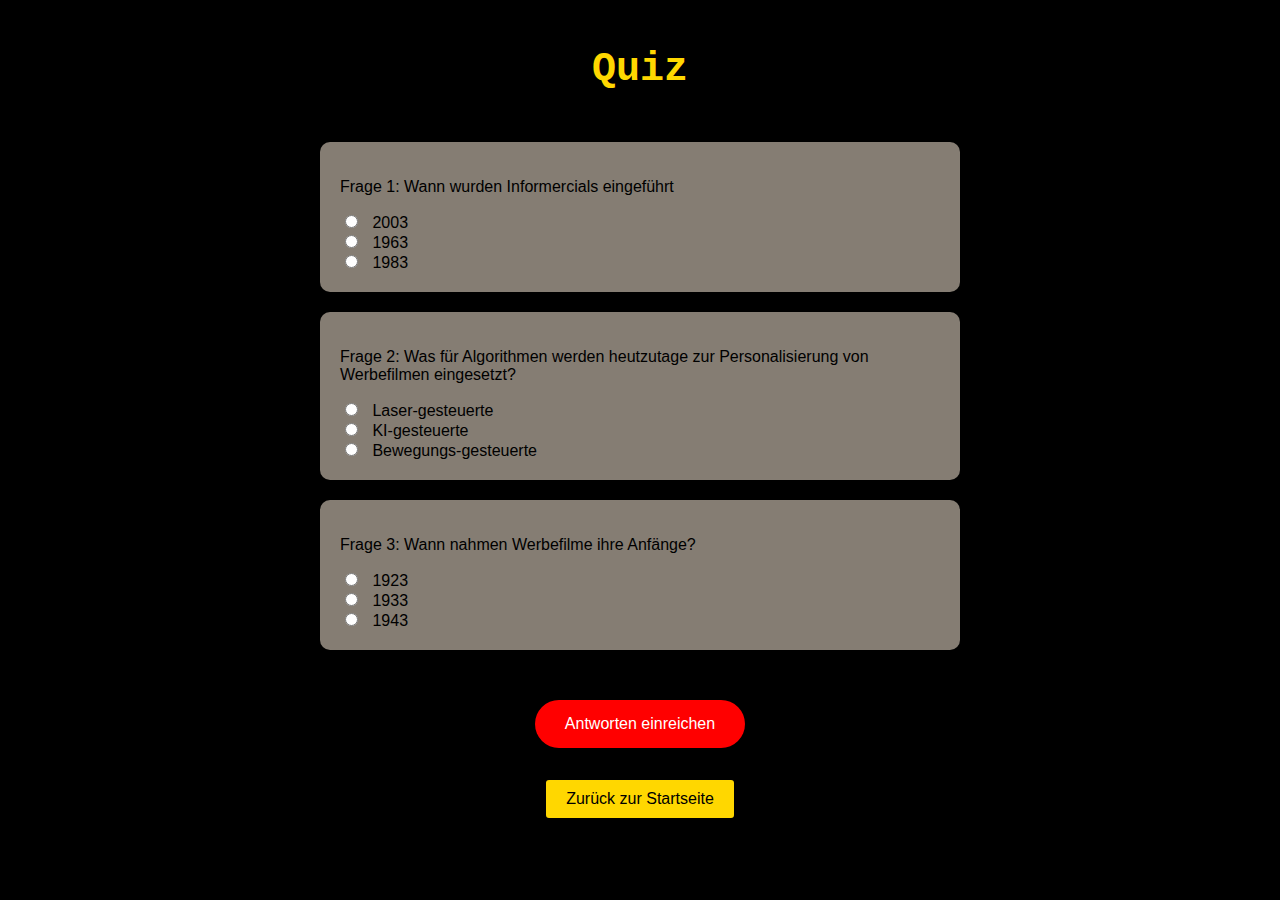
<file: quiz.html>
<!DOCTYPE html>
<html>
<head>
    <meta charset="UTF-8">
    <title>Quiz</title>
    <link rel="stylesheet" type="text/css" href="quiz.css"> 
</head>
<body>
    <h1>Quiz</h1>
    <form id="quizForm">
        <div class="quiz-frage">
            <p>Frage 1: Wann wurden Informercials eingeführt</p>
            <input type="radio" name="frage1" value="falsch"> 2003<br>
            <input type="radio" name="frage1" value="falsch"> 1963<br>
            <input type="radio" name="frage1" value="richtig"> 1983
        </div>
        <div class="quiz-frage">
            <p>Frage 2: Was für Algorithmen werden heutzutage zur Personalisierung von Werbefilmen eingesetzt?</p>
            <input type="radio" name="frage2" value="falsch"> Laser-gesteuerte<br>
            <input type="radio" name="frage2" value="richtig"> KI-gesteuerte<br>
            <input type="radio" name="frage2" value="falsch"> Bewegungs-gesteuerte
        </div>
        <div class="quiz-frage">
            <p>Frage 3: Wann nahmen Werbefilme ihre Anfänge?</p>
            <input type="radio" name="frage3" value="falsch"> 1923<br>
            <input type="radio" name="frage3" value="falsch"> 1933<br>
            <input type="radio" name="frage3" value="richtig"> 1943
        </div>
        <input type="button" value="Antworten einreichen" onclick="auswertenQuiz()">
    </form>
    <div id="quizErgebnis"></div>
    <button onclick="window.location.href='index.html'" class="zurueck-button">Zurück zur Startseite</button>

    
    <script>
        function auswertenQuiz() {
            let korrekteAntworten = 0;

            if (document.querySelector('input[name="frage1"]:checked')?.value === "richtig") {
                korrekteAntworten++;
            }
            if (document.querySelector('input[name="frage2"]:checked')?.value === "richtig") {
                korrekteAntworten++;
            }
            if (document.querySelector('input[name="frage3"]:checked')?.value === "richtig") {
                korrekteAntworten++;
            }

            document.getElementById('quizErgebnis').textContent = "Sie haben " + korrekteAntworten + " von 3 Fragen richtig beantwortet.";
        }
    </script>
</body>
</html>
</file>
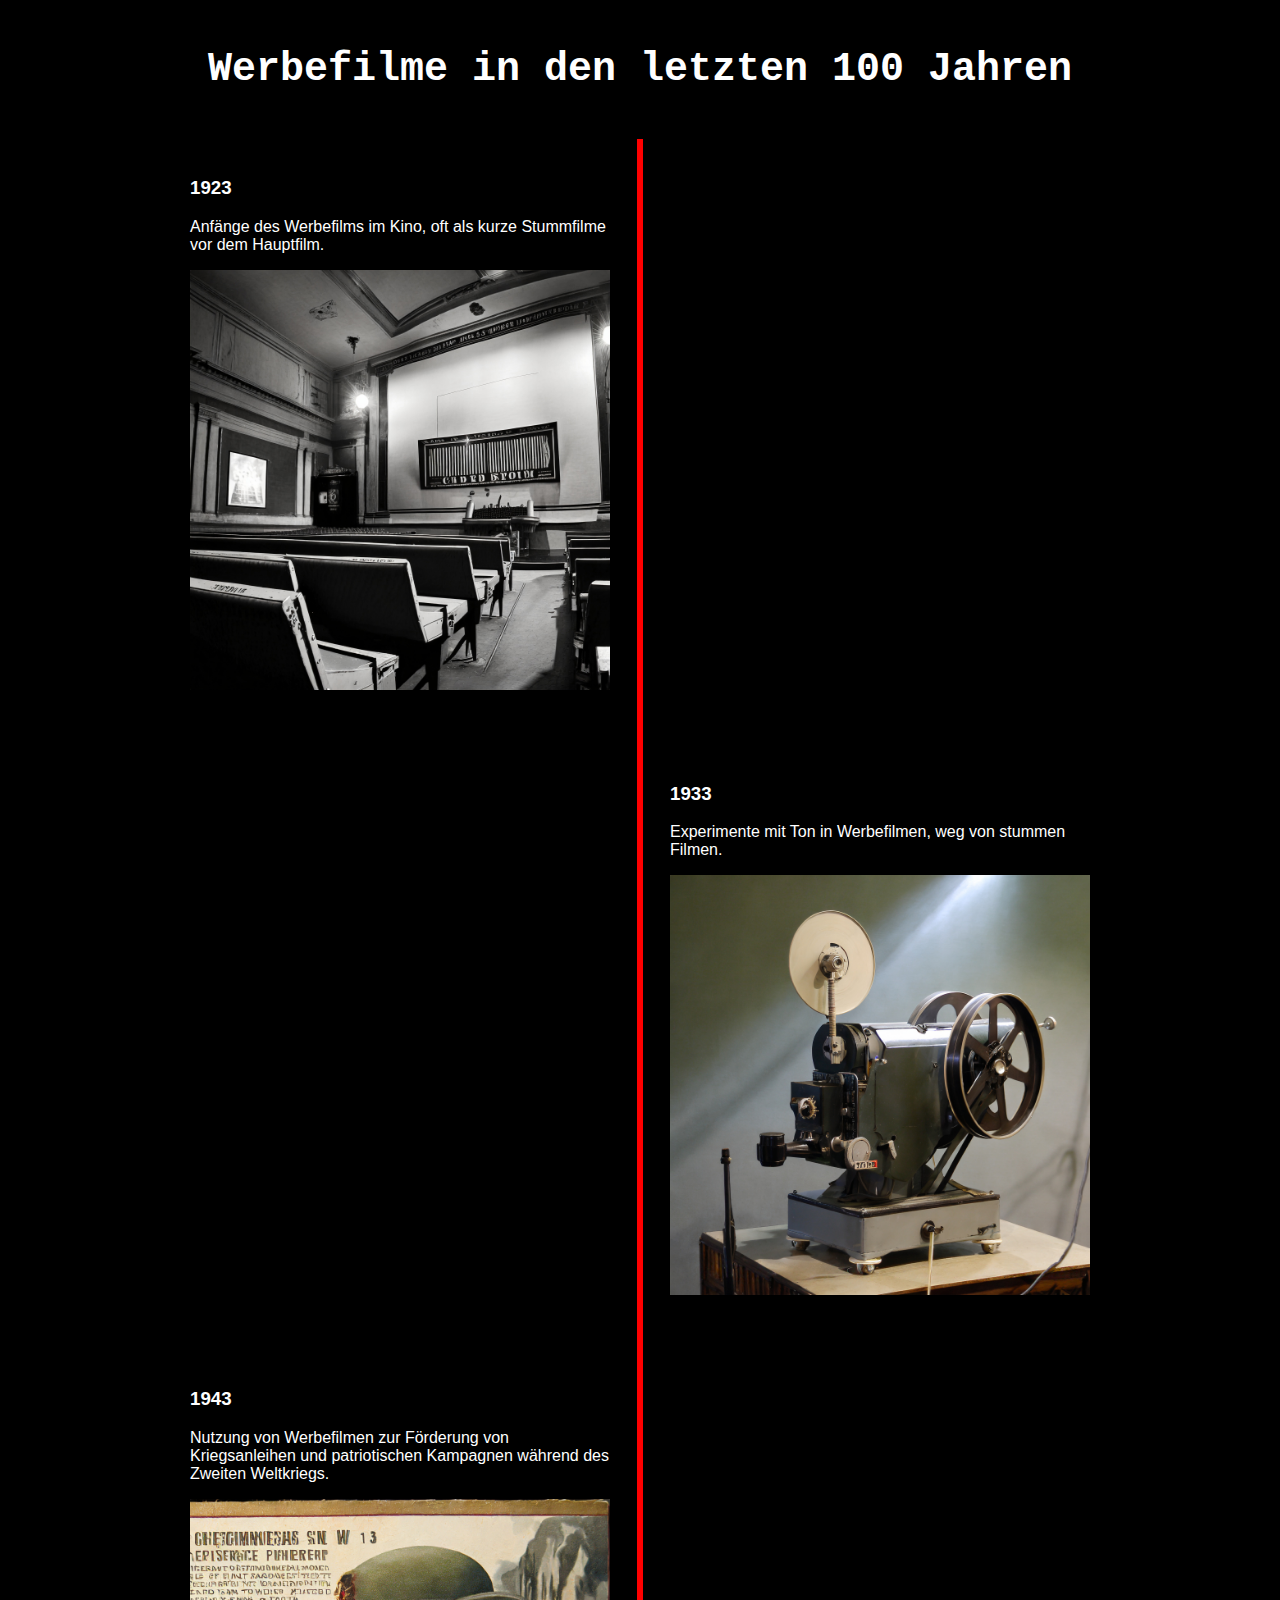
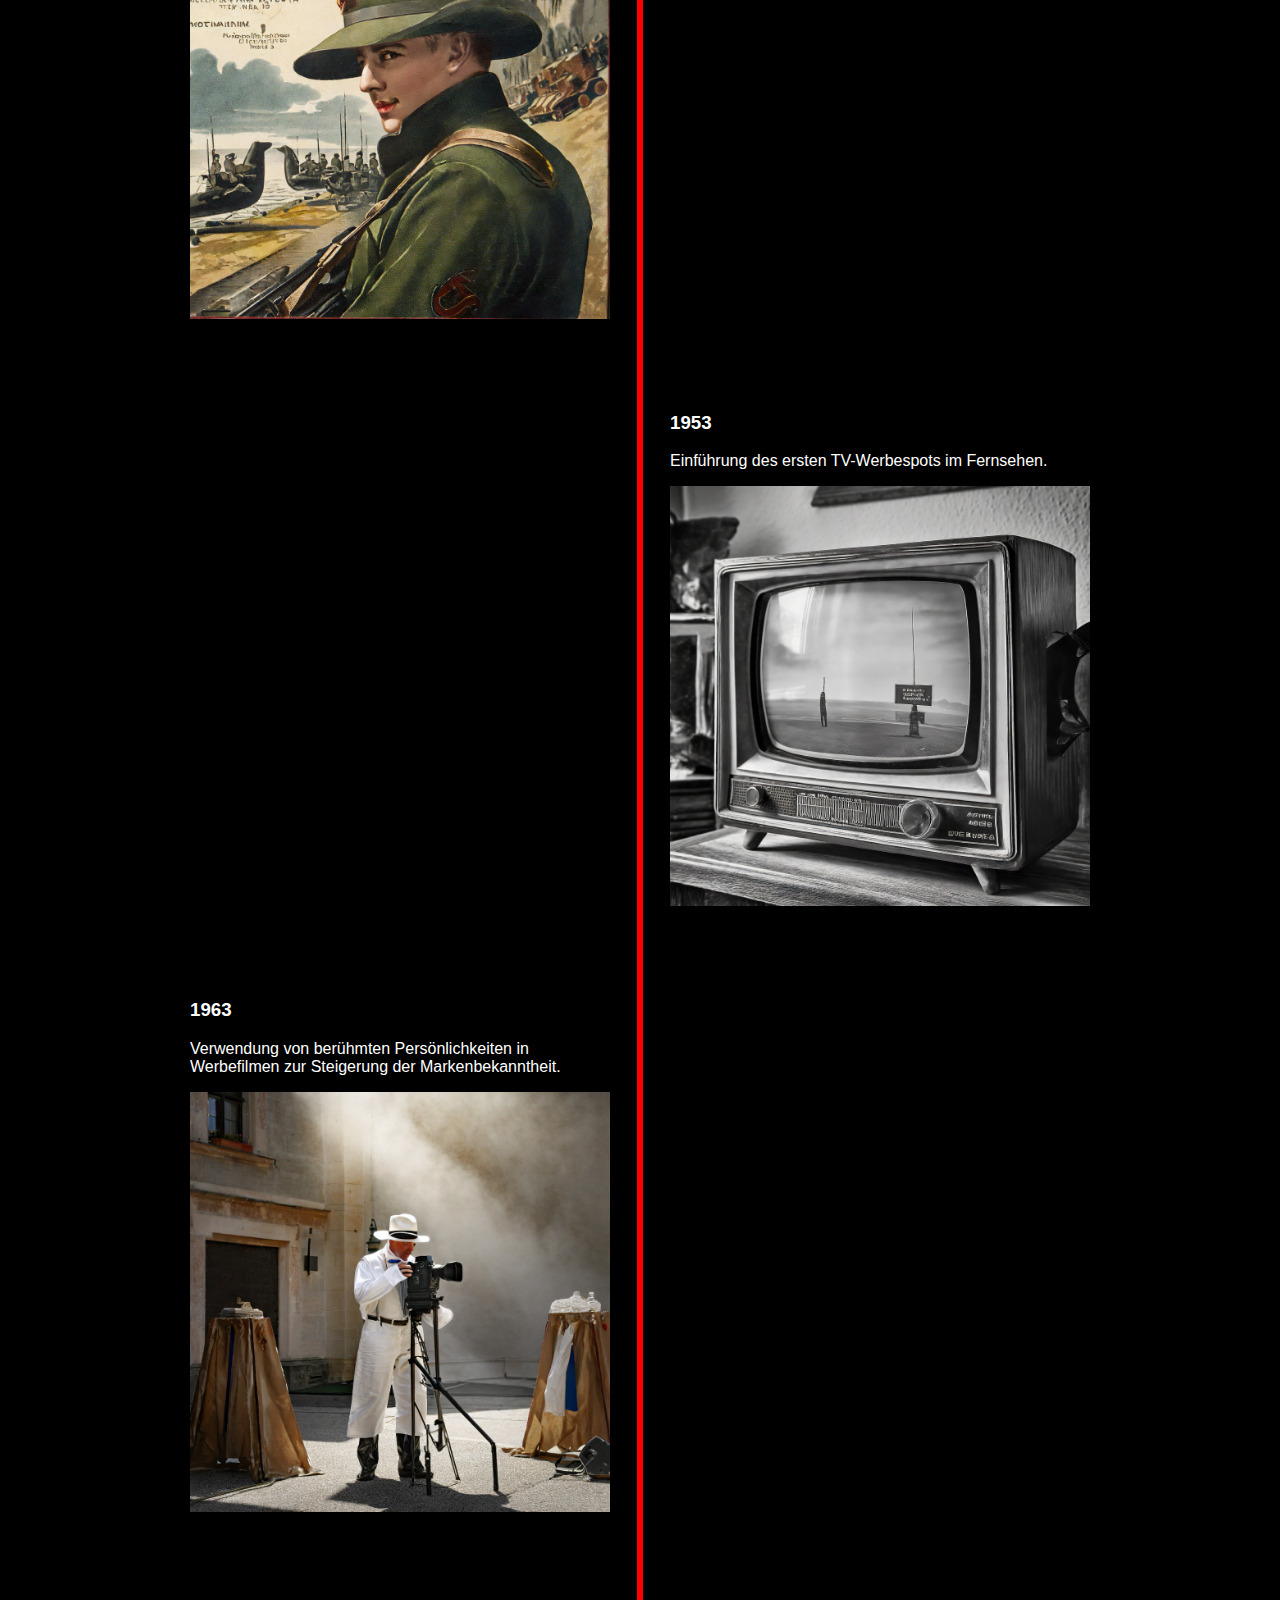
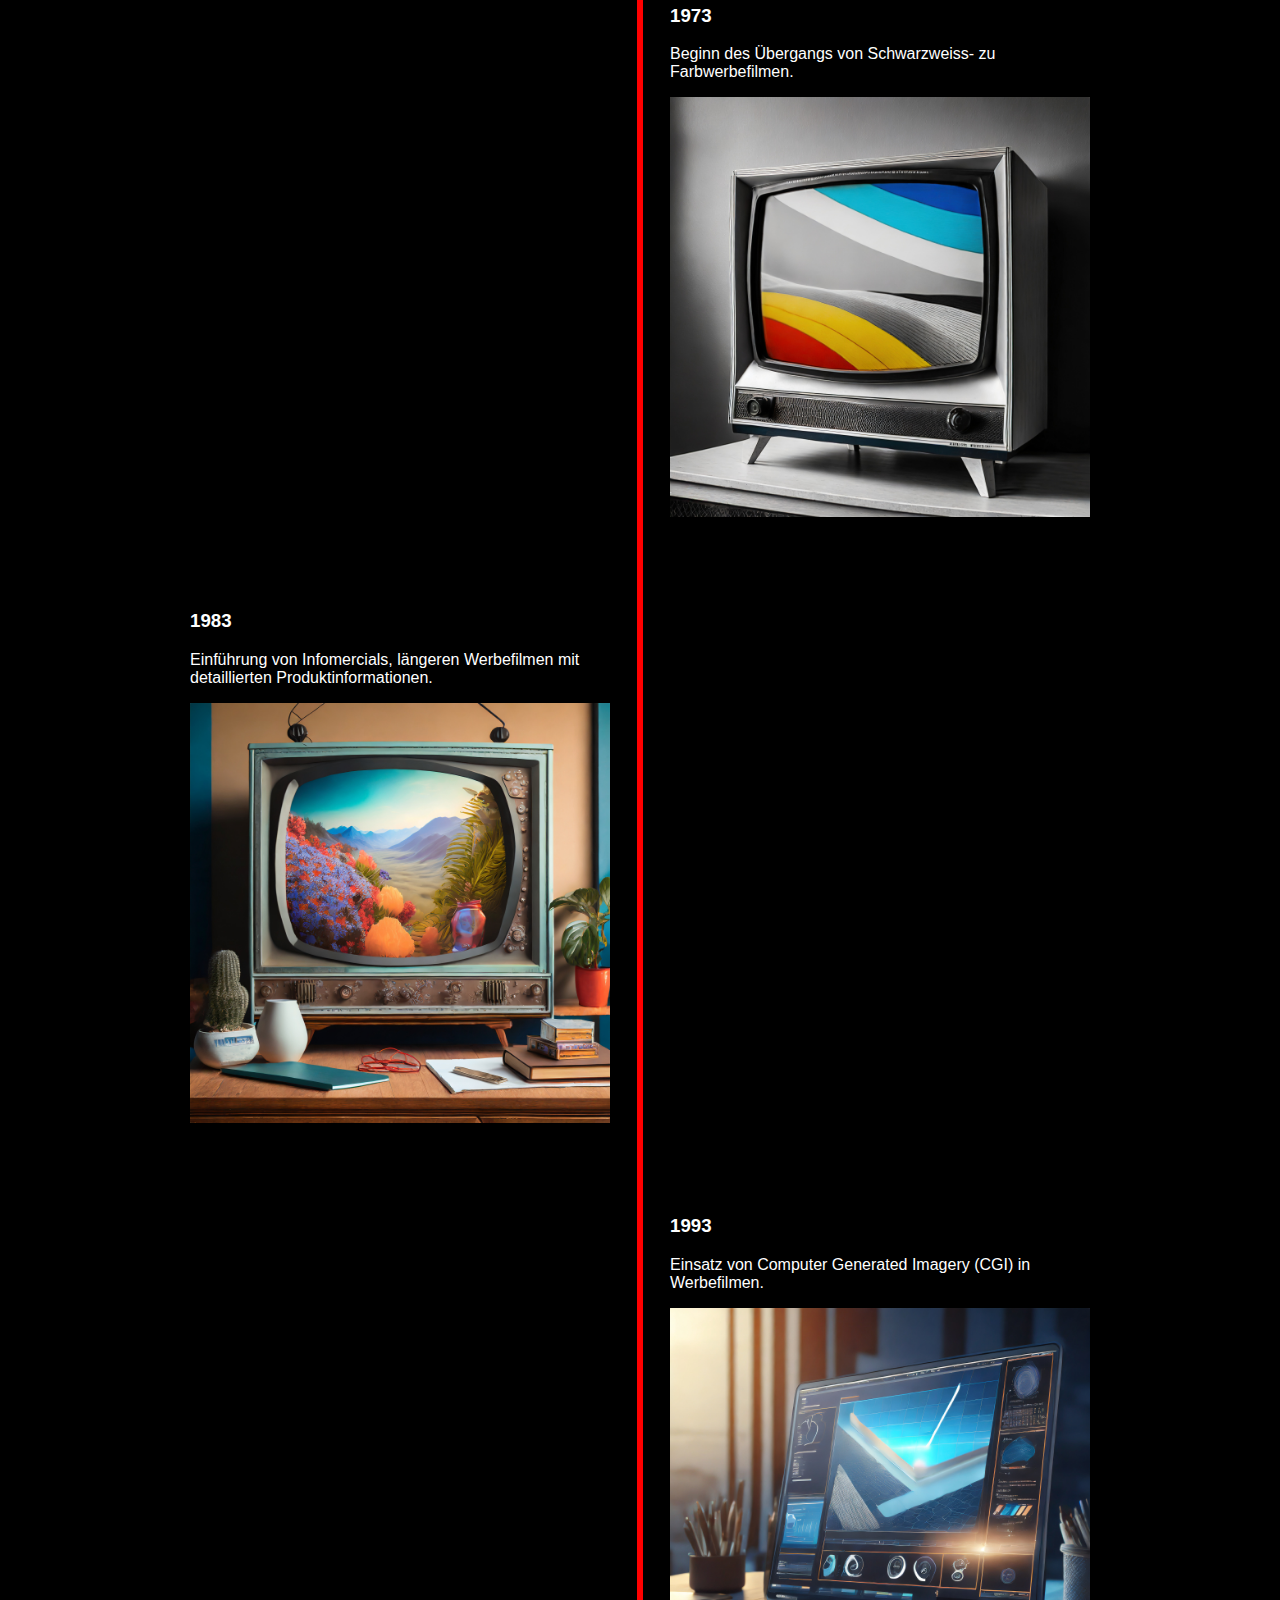
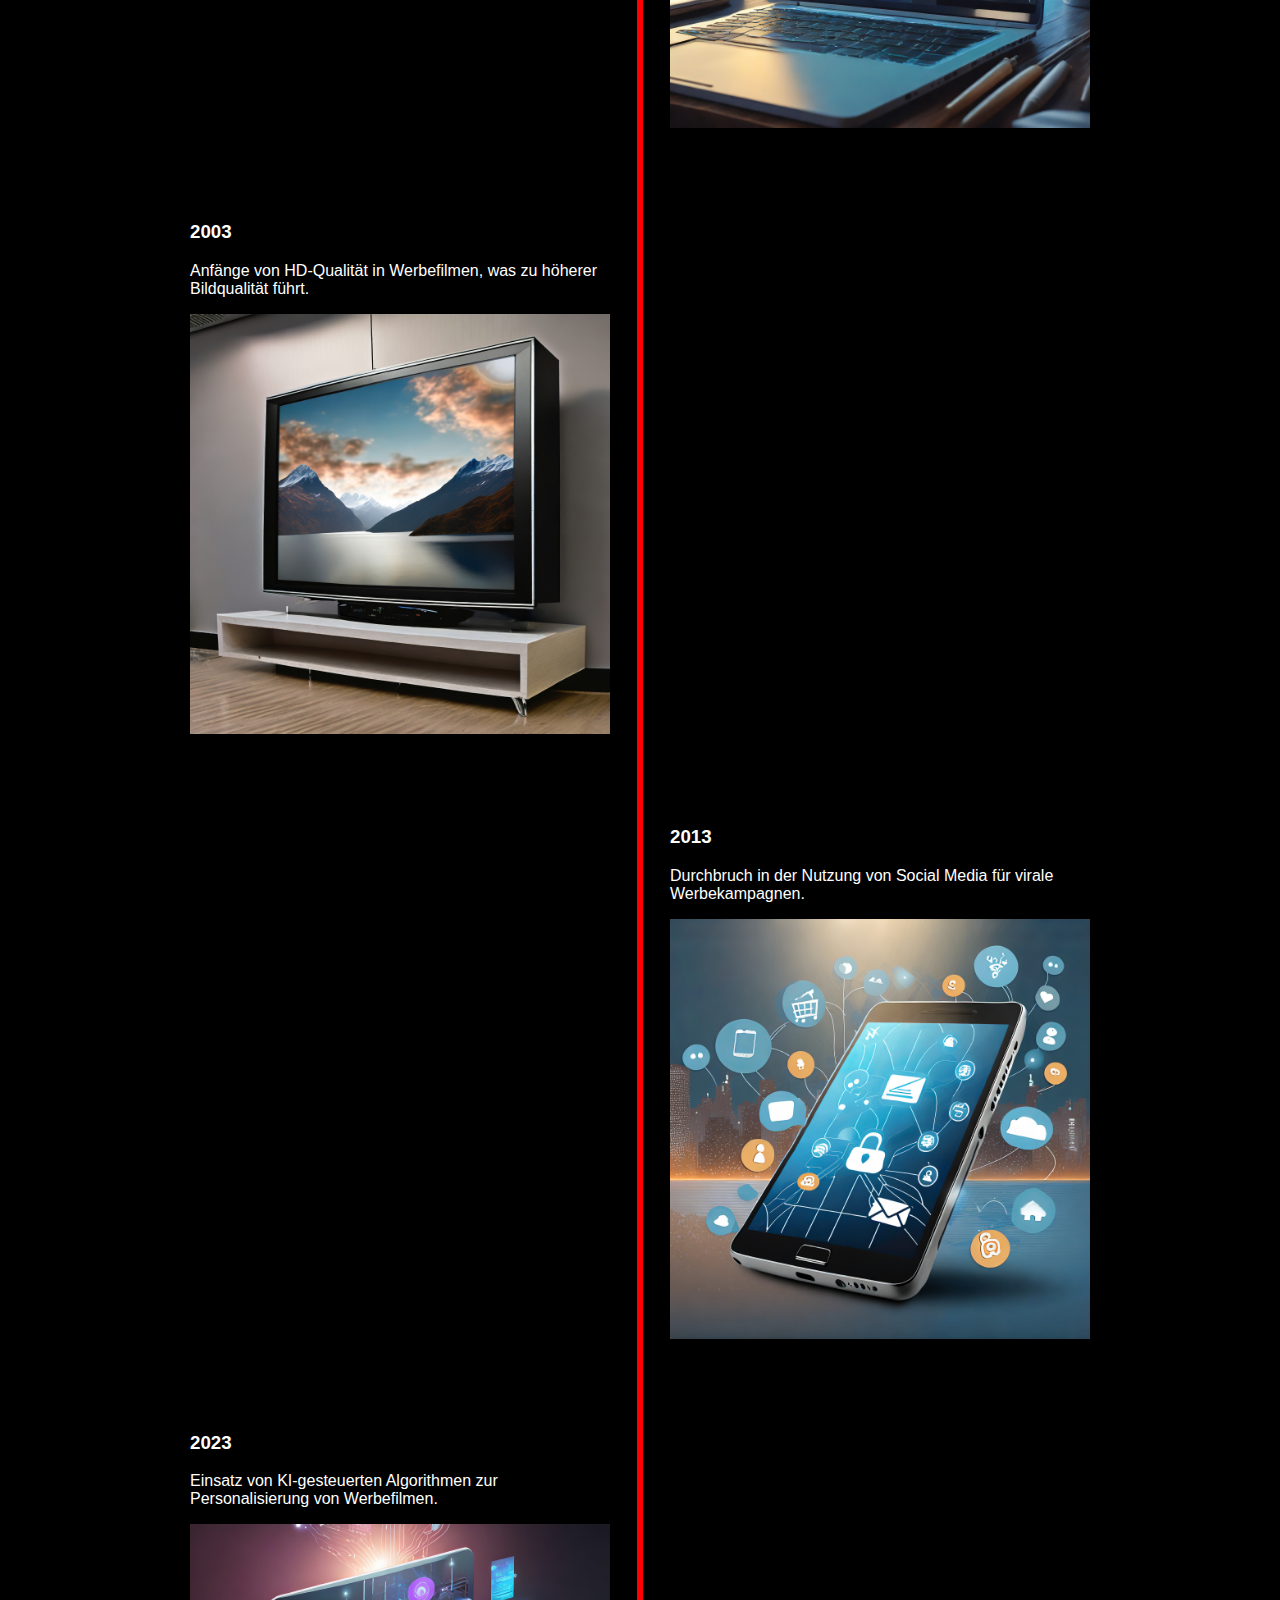
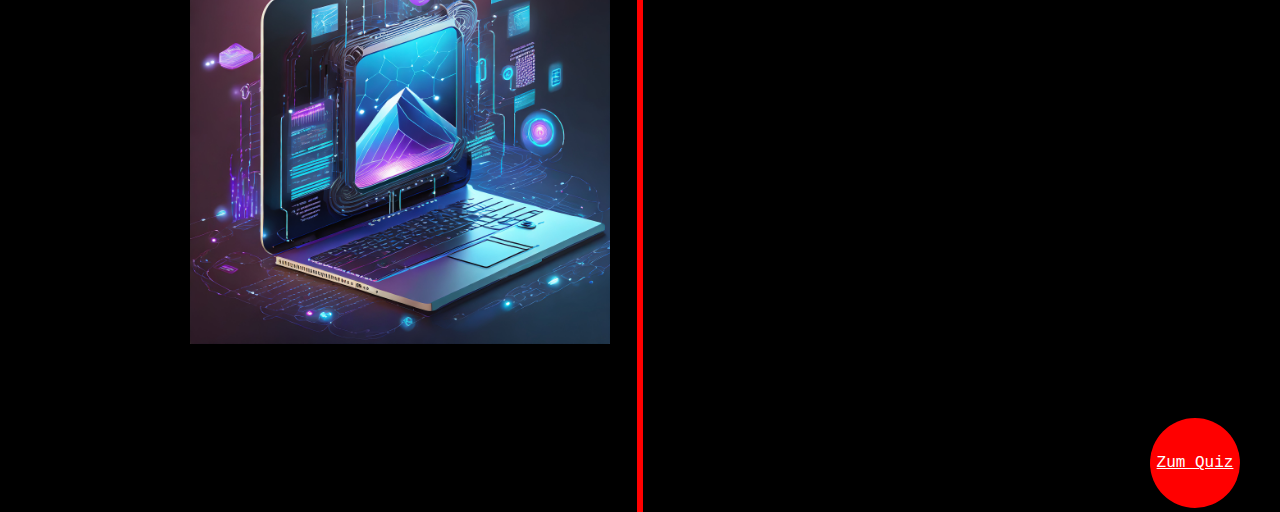
<file: timeline.html>
<!DOCTYPE html>
<html>
<head>
    <meta charset="UTF-8">
    <title>Werbefilmgeschichte Zeitleiste</title>
    <link rel="stylesheet" type="text/css" href="timeline-styles.css">
</head>
<body>

    <h1>Werbefilme in den letzten 100 Jahren</h1>

    <div class="timeline">
        <div class="container left">
            <div class="content">
                <h3>1923</h3>
                <p>Anfänge des Werbefilms im Kino, oft als kurze Stummfilme vor dem Hauptfilm.</p>
                <img src="bilder/firefly_1923.jpg" alt="Ein altes Kino, das einen Stumm-Werbefilm zeigt." />
            </div>
        </div>
        <div class="container right">
            <div class="content">
                <h3>1933</h3>
                <p>Experimente mit Ton in Werbefilmen, weg von stummen Filmen.</p>
                <img src="bilder/firefly_1933.jpg" alt="Ein alter Filmprojektor, der einen frühen Ton-Werbefilm zeigt." />
            </div>
        </div>
        <div class="container left">
            <div class="content">
                <h3>1943</h3>
                <p>Nutzung von Werbefilmen zur Förderung von Kriegsanleihen und patriotischen Kampagnen während des Zweiten Weltkriegs.</p>
                <img src="bilder/firefly_1943.jpg" alt="Ein Werbefilmplakat aus dem Zweiten Weltkrieg." />
            </div>
    </div>
    <div class="container right">
            <div class="content">
                <h3>1953</h3>
                <p>Einführung des ersten TV-Werbespots im Fernsehen.</p>
                <img src="bilder/firefly_1953.jpg" alt="Ein alter Fernseher, der den ersten TV-Werbespot zeigt." />
            </div>
    </div>
    <div class="container left">
            <div class="content">
                <h3>1963</h3>
                <p>Verwendung von berühmten Persönlichkeiten in Werbefilmen zur Steigerung der Markenbekanntheit.</p>
                <img src="bilder/firefly_1963.jpg" alt="Ein Filmset mit einem berühmten Schauspieler, der für eine Werbung filmt." />
            </div>
    </div>
    <div class="container right">
            <div class="content">
                <h3>1973</h3>
                <p>Beginn des Übergangs von Schwarzweiss- zu Farbwerbefilmen.</p>
                <img src="bilder/firefly_1973.jpg" alt="Ein Fernseher, der die erste Szene eines farbigen Werbefilms zeigt." />
            </div>
    </div>
    <div class="container left">
        <div class="content">
            <h3>1983</h3>
            <p>Einführung von Infomercials, längeren Werbefilmen mit detaillierten Produktinformationen.</p>
            <img src="bilder/firefly_1983.jpg" alt="Ein Fernseher, der einen Infomercial zeigt." />
        </div>
    </div>
    <div class="container right">
        <div class="content">
            <h3>1993</h3>
            <p>Einsatz von Computer Generated Imagery (CGI) in Werbefilmen.</p>
            <img src="bilder/firefly_1993.jpg" alt="Ein Computerbildschirm, auf dem CGI-Elemente für einen Werbefilm bearbeitet werden." />
        </div>
    </div>
    <div class="container left">
        <div class="content">
            <h3>2003</h3>
            <p>Anfänge von HD-Qualität in Werbefilmen, was zu höherer Bildqualität führt.</p>
            <img src="bilder/firefly_2003.jpg" alt="Ein moderner Fernseher, der einen hochauflösenden Werbefilm zeigt" />
        </div>
    </div>
    <div class="container right">
        <div class="content">
            <h3>2013</h3>
            <p> Durchbruch in der Nutzung von Social Media für virale Werbekampagnen. </p>
            <img src="bilder/firefly_2013.jpg" alt="Ein Smartphone mit verschiedenen Social-Media-Icons und einem Werbefilm im Hintergrund." />
        </div>
    </div>
    <div class="container left">
        <div class="content">
            <h3>2023</h3>
            <p>Einsatz von KI-gesteuerten Algorithmen zur Personalisierung von Werbefilmen.</p>
            <img src="bilder/firefly_2023.jpg" alt="Eine futuristische Darstellung eines Computers, der personalisierte Werbefilme erstellt." />
        </div>
    </div>
    
    <div class="quiz-button-end-container">
        <a href="quiz.html" class="quiz-button">Zum Quiz</a>
    </div>
    <script src="timeline.js"></script>
</body>
</html>
</file>
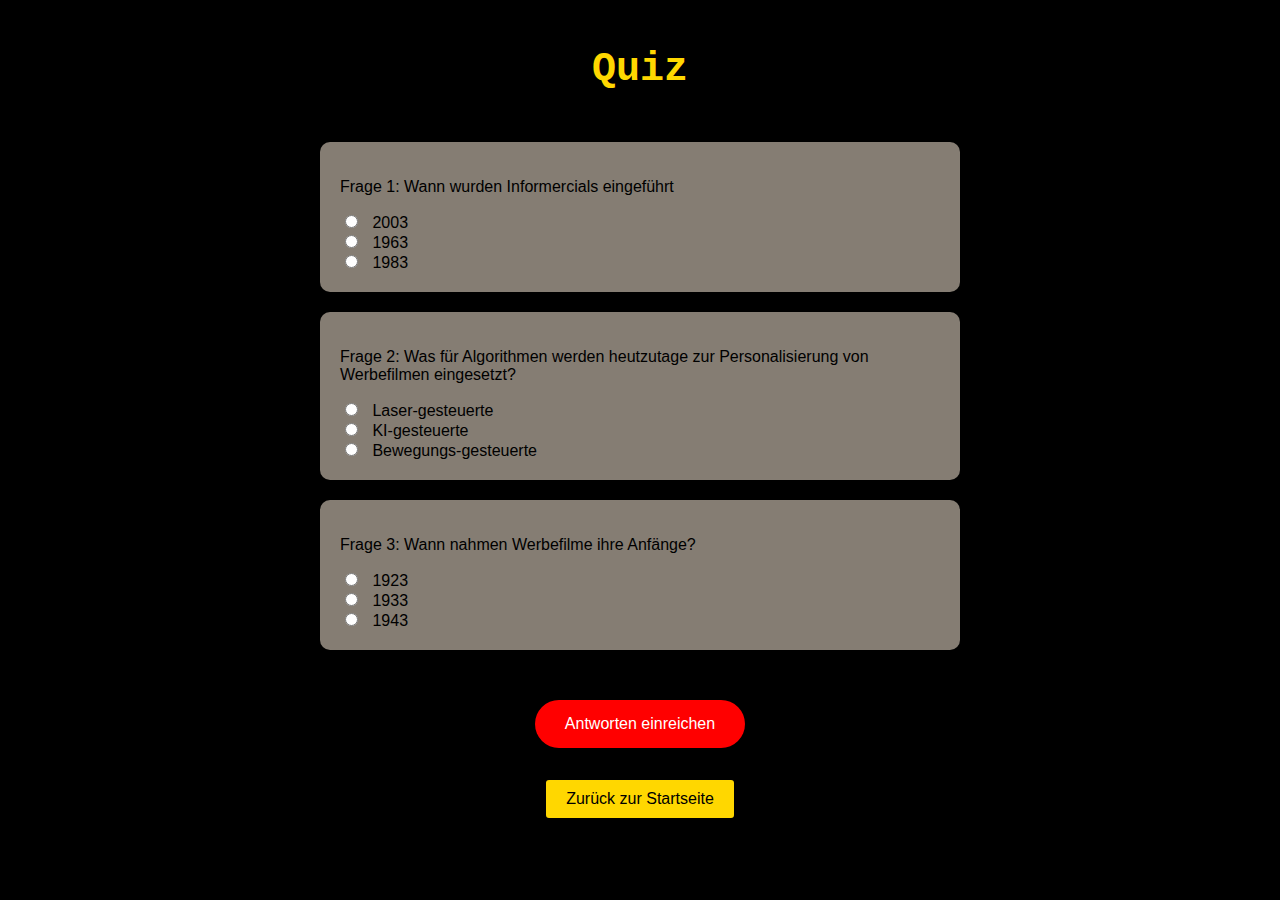
<file: bilder/quiz.html>
<!DOCTYPE html>
<html>
<head>
    <meta charset="UTF-8">
    <title>Quiz</title>
    <link rel="stylesheet" type="text/css" href="quiz.css"> <!-- Pfad zu Ihrer CSS-Datei -->
</head>
<body>
    <h1>Quiz</h1>
    <form id="quizForm">
        <div class="quiz-frage">
            <p>Frage 1: Wann wurden Informercials eingeführt</p>
            <input type="radio" name="frage1" value="falsch"> 2003<br>
            <input type="radio" name="frage1" value="falsch"> 1963<br>
            <input type="radio" name="frage1" value="richtig"> 1983
        </div>
        <div class="quiz-frage">
            <p>Frage 2: Was für Algorithmen werden heutzutage zur Personalisierung von Werbefilmen eingesetzt?</p>
            <input type="radio" name="frage2" value="falsch"> Laser-gesteuerte<br>
            <input type="radio" name="frage2" value="richtig"> KI-gesteuerte<br>
            <input type="radio" name="frage2" value="falsch"> Bewegungs-gesteuerte
        </div>
        <div class="quiz-frage">
            <p>Frage 3: Wann nahmen Werbefilme ihre Anfänge?</p>
            <input type="radio" name="frage3" value="falsch"> 1923<br>
            <input type="radio" name="frage3" value="falsch"> 1933<br>
            <input type="radio" name="frage3" value="richtig"> 1943
        </div>
        <input type="button" value="Antworten einreichen" onclick="auswertenQuiz()">
    </form>
    <div id="quizErgebnis"></div>
    <button onclick="window.location.href='index.html'" class="zurueck-button">Zurück zur Startseite</button>

    <!--JavaScript Elemente für Interaktivität-->
    <script>
        function auswertenQuiz() {
            let korrekteAntworten = 0;

            if (document.querySelector('input[name="frage1"]:checked')?.value === "richtig") {
                korrekteAntworten++;
            }
            if (document.querySelector('input[name="frage2"]:checked')?.value === "richtig") {
                korrekteAntworten++;
            }
            if (document.querySelector('input[name="frage3"]:checked')?.value === "richtig") {
                korrekteAntworten++;
            }

            document.getElementById('quizErgebnis').textContent = "Sie haben " + korrekteAntworten + " von 3 Fragen richtig beantwortet.";
        }
    </script>
</body>
</html>
</file>
<file: quiz.css>
/* Grundlegende Stil-Definitionen */
body {
    font-family:'Franklin Gothic Medium', 'Arial Narrow', Arial, sans-serif;
    background-color: black;
    color: white;
    margin: 0;
    padding: 20px;
    text-align: center;
}

h1 {
    color: gold;
    margin-bottom: 50px;
    font-size: 2.5em;
    text-shadow: 2px 2px 4px #000000;
    font-family: 'Courier New', Courier, monospace;
    font-size: 40px;
    font-weight: bold;
}

/* Stil für Quiz-Fragen */
.quiz-frage {
    background-color:rgba(250, 235, 215, 0.535); /* Leicht transparentes Weiß */
    color: black;
    margin: 20px auto;
    padding: 20px;
    border-radius: 10px;
    box-shadow: 0 4px 8px 0 rgba(0, 0, 0, 0.2);
    max-width: 600px; /* Max. Breite der Fragen */
    text-align: left;
}

/* Stil für Radio-Buttons und ihre Beschriftungen */
.quiz-frage input[type="radio"] {
    margin-right: 10px;
}

label {
    display: block;
    margin: 10px 0;
    cursor: pointer;
}

/* Stil für den Einreichen-Button */
input[type="button"] {
    background-color: red;
    color: white;
    border: none;
    padding: 15px 30px;
    border-radius: 50px;
    cursor: pointer;
    font-size: 16px;
    margin-top: 30px;
    transition: background-color 0.3s ease;
}


/* Stil für den Zurück-Button */
button{
    display: inline-block;
    margin-top: 30px;
    background-color: #ffd700; /* Goldfarbe */
    color: black;
    text-decoration: none;
    padding: 10px 20px;
    border-radius: 5px;
    font-family: 'Arial', sans-serif; /* Sicherstellen, dass die Schriftart konsistent ist */
    font-size: 16px; /* Klare Schriftgröße */
    border: 2px solid black; /* Fügt einen sichtbaren Rand hinzu */
    text-align: center;
    transition: background-color 0.3s, color 0.3s; /* Sanfter Übergang für Hover-Effekt */
}

button:hover {
    background-color: #b8860b; /* Dunkleres Gold für den Hover-Effekt */
    color: white; /* Ändert die Textfarbe beim Hover */
}
</file>
<file: timeline-styles.css>
/* style.css */
body, html {
    height: 100%;
    margin: 0;
    font-family: Arial, sans-serif;
    background-color: black;
}

h1 {
    text-align: center; /* Mittige Ausrichtung des Titels */
    color: white; /* Weißer Text */
    padding: 20px 0; /* Etwas Abstand oben und unten */
    font-family: 'Courier New', Courier, monospace;
    font-weight: bold;
    font-size: 40px;
}

.timeline {
    position: relative;
    max-width: 1200px;
    margin: 0 auto;
    display: flex;
    flex-direction: column;
    align-items: flex-start; /* Startausrichtung der Elemente */
}

/* Linie in der Mitte der Zeitleiste */
.timeline::after {
    content: '';
    position: absolute;
    width: 6px; /* Breite der Linie */
    background-color: #ff0000; /* Farbe der Linie */
    top: 0;
    bottom: 0;
    left: 50%;
    margin-left: -3px; /* Zentrierung der Linie */
}

.container {
    position: relative;
    background-color: inherit;
    width: 40%; /* Breite der Container */
    margin-bottom: 20px; /* Abstand zwischen den Einträgen */
}

/* Linke Container */
.left {
    margin-left: 10%; /* Abstand vom linken Rand */
}

/* Rechte Container */
.right {
    margin-left: 50%; /* Startet von der Mitte */
}

/* Inhalt jedes Containers */
.content {
    padding: 20px 30px;
    background-color: transparent;
    position: relative;
    border-radius: 6px;
    color: white;
}

/* Bilder innerhalb der Inhaltscontainer */
.content img {
    max-width: 100%;
    height: auto;
    margin-bottom: 10px; /* Abstand unter dem Bild */
}



.quiz-button-end-container {
    text-align: right; /* Ausrichtung nach rechts */
    margin-top: 20px; /* Abstand nach dem letzten Meilenstein */
    width: 100%; /* Container nimmt die volle Breite ein */
}

.quiz-button {

    right: 0; /* Rechtsbündig im Container */
    /* ... andere Button-Stile ... */
    background-color: red; /* Rote Hintergrundfarbe */
    color: white; /* Weiße Textfarbe */
    border: none; /* Keinen Rand anzeigen */
    border-radius: 50%; /* Vollständig runde Ecken für einen kreisförmigen Button */
    width: 90px; /* Breite des Buttons */
    height: 90px; /* Höhe des Buttons */
    font-family: 'Courier New', Courier, monospace;
    font-size: 16px; /* Schriftgröße */
    cursor: pointer; /* Cursor-Stil ändern, wenn die Maus über den Button fährt */
    overflow: hidden; /* Text, der über den Rand hinausgeht, abschneiden */
    display: inline-block; /* Flexbox verwenden, um den Text zu zentrieren */
    align-items: center; /* Vertikale Ausrichtung im Flex-Container */
    justify-content: center; /* Horizontale Ausrichtung im Flex-Container */
    display: inline-block; /* Behält den Button rechts */
    text-align: center; /* Horizontale Zentrierung des Textes */
    line-height: 90px; /* Vertikale Zentrierung des Textes */
}



/* Responsive Design Anpassungen */
@media screen and (max-width: 600px) {
    .container {
        width: 80%; /* Breite der Container auf kleinen Bildschirmen */
        margin-left: 10%; /* Abstand vom linken Rand auf kleinen Bildschirmen */
    }

    .right {
        margin-left: 10%; /* Gleicher Abstand für rechte Container auf kleinen Bildschirmen */
    }

    .timeline::after {
        left: 60px; /* Anpassung der Position der Linie für kleine Bildschirme */
    }
}
</file>
<file: bilder/quiz.css>
/* Grundlegende Stil-Definitionen */
body {
    font-family:'Franklin Gothic Medium', 'Arial Narrow', Arial, sans-serif;
    background-color: black;
    color: white;
    margin: 0;
    padding: 20px;
    text-align: center;
}

h1 {
    color: gold;
    margin-bottom: 50px;
    font-size: 2.5em;
    text-shadow: 2px 2px 4px #000000;
    font-family: 'Courier New', Courier, monospace;
    font-size: 40px;
    font-weight: bold;
}

/* Stil für Quiz-Fragen */
.quiz-frage {
    background-color:rgba(250, 235, 215, 0.535); /* Leicht transparentes Weiß */
    color: black;
    margin: 20px auto;
    padding: 20px;
    border-radius: 10px;
    box-shadow: 0 4px 8px 0 rgba(0, 0, 0, 0.2);
    max-width: 600px; /* Max. Breite der Fragen */
    text-align: left;
}

/* Stil für Radio-Buttons und ihre Beschriftungen */
.quiz-frage input[type="radio"] {
    margin-right: 10px;
}

label {
    display: block;
    margin: 10px 0;
    cursor: pointer;
}

/* Stil für den Einreichen-Button */
input[type="button"] {
    background-color: red;
    color: white;
    border: none;
    padding: 15px 30px;
    border-radius: 50px;
    cursor: pointer;
    font-size: 16px;
    margin-top: 30px;
    transition: background-color 0.3s ease;
}


/* Stil für den Zurück-Button */
button{
    display: inline-block;
    margin-top: 30px;
    background-color: #ffd700; /* Goldfarbe */
    color: black;
    text-decoration: none;
    padding: 10px 20px;
    border-radius: 5px;
    font-family: 'Arial', sans-serif; /* Sicherstellen, dass die Schriftart konsistent ist */
    font-size: 16px; /* Klare Schriftgröße */
    border: 2px solid black; /* Fügt einen sichtbaren Rand hinzu */
    text-align: center;
    transition: background-color 0.3s, color 0.3s; /* Sanfter Übergang für Hover-Effekt */
}

button:hover {
    background-color: #b8860b; /* Dunkleres Gold für den Hover-Effekt */
    color: white; /* Ändert die Textfarbe beim Hover */
}
</file>
